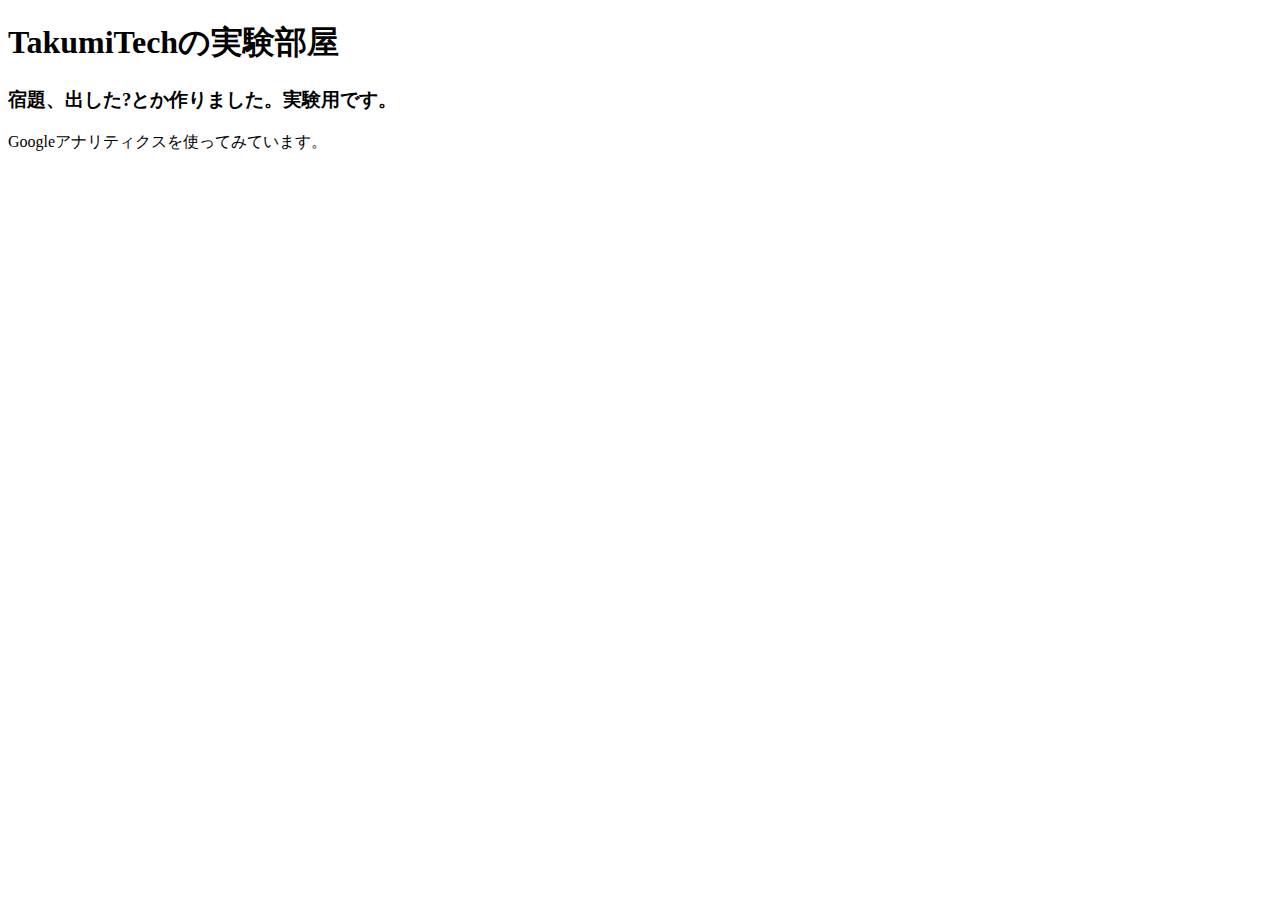
<file: index.html>
<!DOCTYPE html>
<html>
    <head>
        <title>TakumiTechの実験部屋</title>
    </head>
    <body>
        <h1>TakumiTechの実験部屋</h1>
        <h3>宿題、出した?とか作りました。実験用です。</h3>
        <p>Googleアナリティクスを使ってみています。</p>
        <!-- Google tag (gtag.js) -->
        <script async src="https://www.googletagmanager.com/gtag/js?id=G-Y509GZDG7M"></script>
        <script>
        window.dataLayer = window.dataLayer || [];
        function gtag(){dataLayer.push(arguments);}
        gtag('js', new Date());

        gtag('config', 'G-Y509GZDG7M');
        </script>
    </body>
</html>
</file>
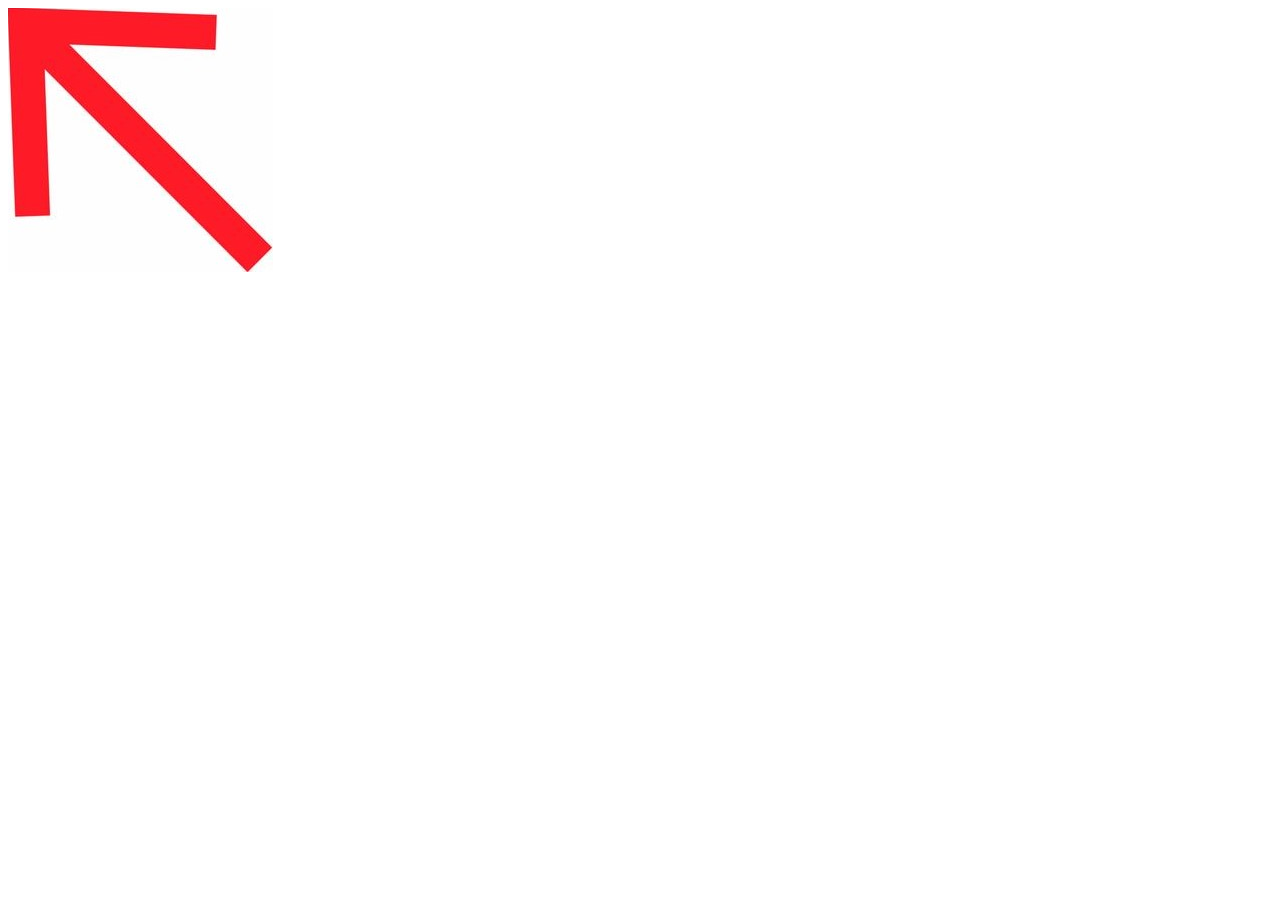
<file: curloc/index.html>
<!doctype html>
<html>
    <head>
        <meta charset="utf-8">
        <title>カーソルどこ</title>
    </head>
    <body>
        <img id="arrow" style="position:absolute;" src="arrow.jpg">
        <script>
                let arrow = document.getElementById("arrow");
                document.addEventListener('mousemove', logKey);

                function logKey(e) {
                    arrow.style.top=e.clientY.toString()+"px";
                    arrow.style.left=e.clientX.toString()+"px";
                }
        </script>
    </body>
</html>
</file>
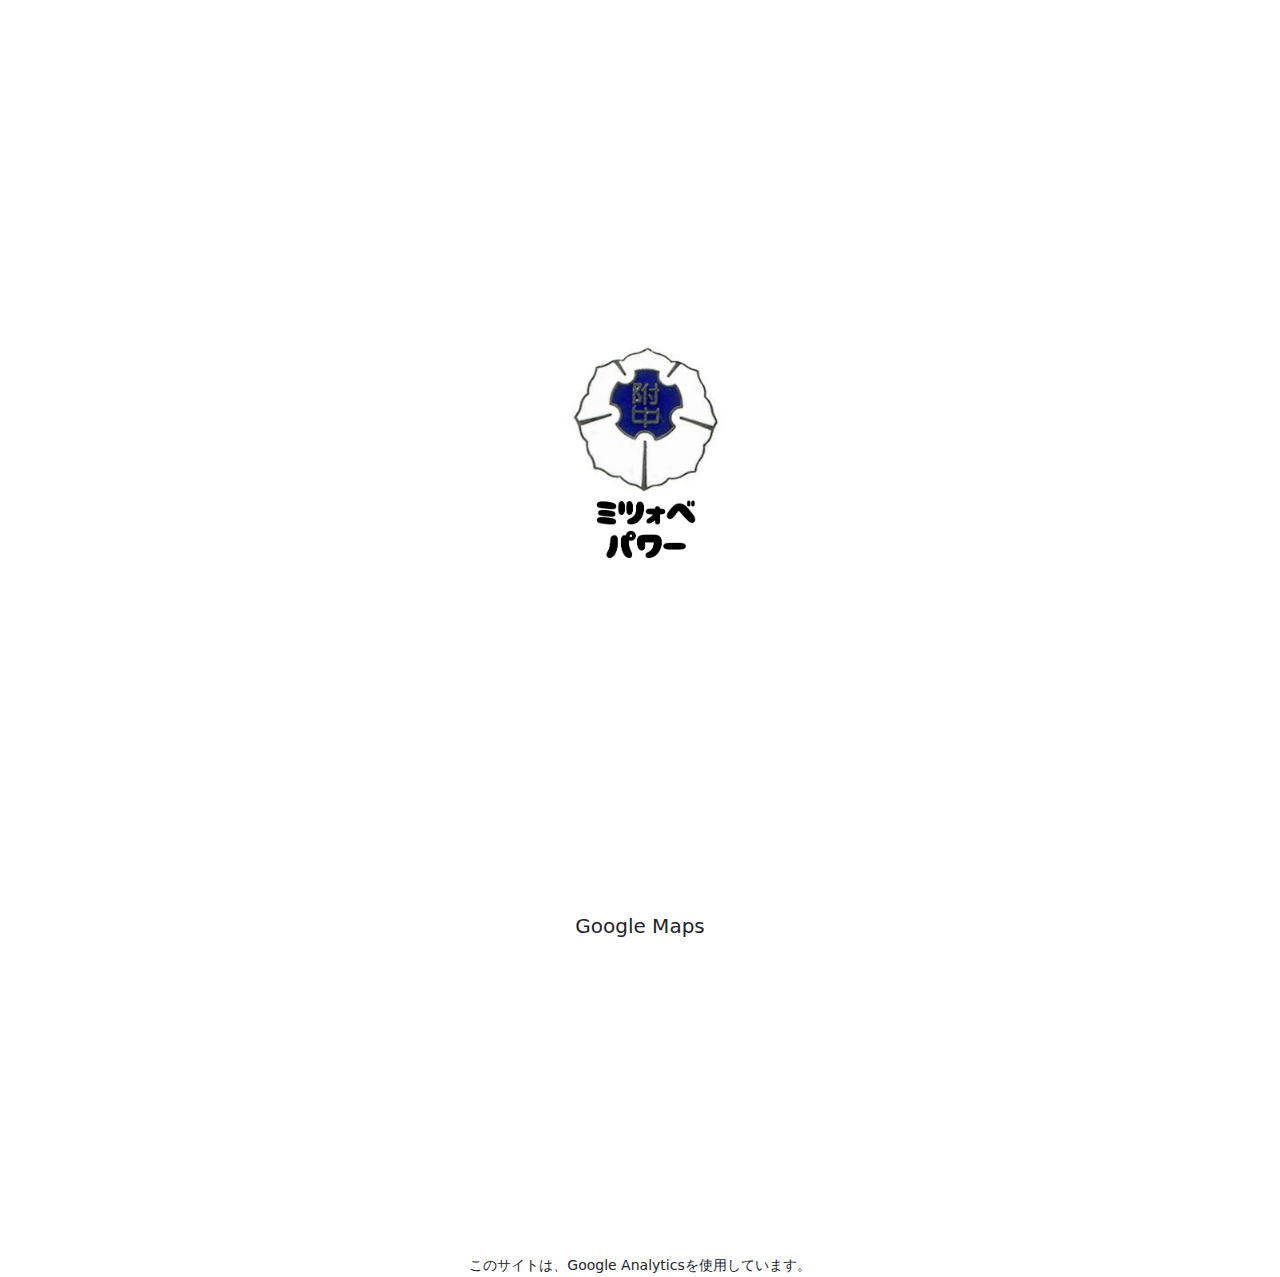
<file: momochu_kikoku_hp/index.html>
<!DOCTYPE html>
<!--
███    ███  ██████  ███    ███  ██████   ██████ ██   H█ ██    ██
████  ████ ██    ██ █M██  ████ ██    O█ ██      ██   ██ ██    ██
██ █M██ ██ ██    ██ ██ ████ ██ ██    ██ ██      ███████ ██    ██
██  ██  ██ ██    ██ ██  ██  ██ ██    ██ █C      ██   ██ ██    ██
██      ██  ███O███ ██      ██  ██████   ██████ ██   ██  █████U

  █1       ██   ██
████       ██   ██
  ██ █-█-█ ███████
  ██            █4
  ██            ██ ---------- 絶賛進化中 ---------->

<html style="height:100%;" lang="ja">
<head prefix="og: http://ogp.me/ns# fb: http://ogp.me/ns/fb# website: http://ogp.me/ns/website#">
    <meta charset="UTF-8">
    <meta name="viewport" content="width=device-width, initial-scale=1.0">
    <meta name="author" content="TakumiTech">
    <meta charset="utf-8">
    <meta name="generator" content="自作。全部手打ち。ソースコードを見ても無駄だよw">
    <meta name="robots" content="noindex,nofollow">
    <link href="https://cdn.jsdelivr.net/npm/bootstrap@5.0.2/dist/css/bootstrap.min.css" rel="stylesheet"="sha384-EVSTQN3/azprG1Anm3QDgpJLIm9Nao0Yz1ztcQTwFspd3yD65VohhpuuCOmLASjC" crossorigin="anonymous">
    <link rel="canonical" href="https://takumitech.github.io/momochu_kikoku_hp/">
    <title>桃山中1-4 ホームページ</title>
    <meta name="description" content="附属桃山中学校の1年4組のホームページです。このサイトでは、1の4や中学校の魅力などを伝えています。ぜひご覧ください!">
    <meta name="keywords" content="附属桃山中学校, 京都教育大学, 桃中, 桃山中, 中学校, 1の4, 1-4, 帰国学級, 帰国生徒学級, 帰国子女">
    <meta property="og:title" content="桃山中1-4 ホームページ">
    <meta property="og:description" content="附属桃山中学校の1年4組のホームページです。このサイトでは、1の4や中学校の魅力などを伝えています。ぜひご覧ください!">
    <meta property="og:type" content="website">
    <meta property="og:url" content="https://takumitech.github.io/momochu_kikoku_hp/">
    <meta property="og:site_name" content="桃山中1-4 ホームページ">
    <meta property="og:locale" content="ja_JP">
    <style>
        p{
            font-size:18px;
        }

        #spop{ /*OP消える*/
            width: 100%;
            height: 100%;
            position:fixed;
            top:0;
            left:0;
            right:0;
            bottom:0;
            margin: auto;
            background-color:#fff;
            z-index:99;
            -webkit-animation: byeShutter 2.3s forwards;
            animation: byeShutter 2.3s forwards;
        }
        #splogo { /*OPロゴ拡大*/
            position: absolute;
            width: 175px;
            top: 0;
            left: 0;
            right: 0;
            bottom: 0;
            margin: auto;
            -webkit-animation: logo 0.8s forwards;
            animation: logo 0.8s forwards;
            animation-delay: 0.3s;
        }
        @keyframes byeShutter {
            70% {
                opacity: 1;
            }
            100% {
                display: none;
                opacity: 0;
                z-index: -1;
            }
        }
        @keyframes logo {
            0% {
                opacity: 1;
            }
            
            50% {
                transform: rotate(0deg);     
            }
            100% {
                transform: scale(1.15);
            }
        }

        /*タブ切り替え全体*/
        .tabs {
            margin-top: 50px;
            padding-bottom: 40px;
            background-color: #fff;
            box-shadow: 0 0 10px rgba(0, 0, 0, 0.2);
            max-width: 100%;
            width: 700px;
            margin: 0 auto;
        }

        /*タブのスタイル*/
        .tab_item {
            width: calc(100%/3);
            height: 50px;
            border-bottom: 3px solid #4e59ed;
            background-color: #d9d9d9;
            line-height: 50px;
            font-size: 16px;
            text-align: center;
            color: #565656;
            display: block;
            float: left;
            text-align: center;
            font-weight: bold;
            transition: all 0.2s ease;
            cursor:pointer;
            overflow: hidden;
            text-overflow: ellipsis;
            white-space: nowrap;
        }
        .tab_item:hover {
            opacity: 0.75;
        }

        /*ラジオボタンを全て消す*/
        input[name="tab_item"] {
            display: none;
        }

        /*タブの中身*/
        .tab_content {
            display: none;
            padding: 40px 40px 0;
            clear: both;
        }


        /*選択されているタブのコンテンツのみを表示*/
        #choku:checked ~ #choku_content, #jr:checked ~ #jr_content, #chika:checked ~ #chika_content {
            display: block;
        }

        /*選択されているタブのスタイルを変える*/
        .tabs input:checked + .tab_item {
            background-color: #4e59ed;
            color: #fff;
        }

        .withinpagelink{
            padding-top: 60px;
            margin-top:-60px;
        }
    </style>
</head>
<body style="height:100%; scroll-behavior: smooth;">
    <!--splash logo-->
    <div id="spop">
        <img id="splogo" src="[data-uri]">
    </div>
    <div class="container-fluid p-5 bg-primary text-center text-white" style="background-image: url('https://www.kyokyo-u.ac.jp/huzoku/momochuu.JPG');background-size: cover;background-position:right center;"><!--top image-->
        <h2><small>京都教育大学</small>附属桃山中学校</h2>
        <h1>1の4 ホームページ</h1>
    </div>

    <!-- navbar -->
    <nav class="navbar navbar-expand-sm bg-light navbar-light sticky-top" style="z-index:1;">
        <div class="container-fluid">
            <ul class="navbar-nav">
                <a class="navbar-brand" href="#">1-4 HP</a> 
                <li class="nav-item active">
                    <a class="nav-link" href="https://momochu.kyokyo-u.ac.jp/" target="_blank">学校HPへ</a>
                </li>
                <li class="nav-item">
                    <a class="nav-link" href="#aboutschool">桃中とは</a>
                </li>
                <li class="nav-item">
                    <a class="nav-link" href="#kikoku_attract">帰国学級の魅力</a>
                </li>
                <li class="nav-item">
                    <a class="nav-link" href="#access">アクセス</a>
                </li>
                
            </ul>
        </div>
    </nav>
    <br>
    <div class="container text-center withinpagelink" id="aboutschool">
        <h3>京都教育大学附属桃山中学校とは?</h3>
        <p>附属桃山中学校は、京都市伏見区にある中学校。よく<b>付</b>属桃山中学校と間違えられますが、違います。</p>
        <p>この学校は、特徴として、自由度が高い学校です。例えば、コロナ前は、弁当を校内なら好きな場所で食べてもよかったのだとか。</p>
        <p>また、総合的な学習として「課題探究」（旧称: MET）があります。今年度（令和5年度）は、20種類のコースがあり、各自で選びます。課題探究では、全学年が共に、主体的に、課題解決型の学習を広げています。</p>
    </div>

    <div class="container text-center withinpagelink" id="kikoku_attract">
        <h3>附属桃山の帰国生徒学級の魅力</h3>
        <ul>
            <li>クラス全員が海外経験あるからこそできる話がある!</li>
            <li>日本があまり分からなくても、「日本語教室」が1週間に2回もある!</li>
            <li>少人数クラスだから圧倒的に発言しやすい!</li>
        </ul>
    </div>

    <div class="container text-center withinpagelink" id="access">
        <h3>アクセス</h3>
        <p>近鉄京都線「近鉄丹波橋駅」下車　徒歩約3分<br>京阪本線「丹波橋駅」下車　徒歩約4分</p>
        <div class="tabs">
            <input id="choku" type="radio" name="tab_item" checked>
            <label class="tab_item" for="choku">京阪・近鉄各駅から</label>
            <input id="jr" type="radio" name="tab_item">
            <label class="tab_item" for="jr">JR奈良線から</label>
            <input id="chika" type="radio" name="tab_item">
            <label class="tab_item" for="chika">京都市営地下鉄 烏丸線から</label>
            
            <div class="tab_content" id="choku_content">
                <div class="tab_content_description">
                    <p class="c-txtsp">「丹波橋駅」または「近鉄丹波橋駅」までお越しください</p>
                </div>
            </div>
            <div class="tab_content" id="jr_content">
                <div class="tab_content_description">
                    <p class="c-txtsp">JR奈良線からは東福寺駅で京阪電車に乗り換えてください。</p>
                </div>
            </div>
            <div class="tab_content" id="chika_content">
                <div class="tab_content_description">
                    <p class="c-txtsp">京阪三条駅で京阪電車に乗り換えるか、竹田駅で近鉄京都線に乗り換えてください。 </p>
              </div>
            </div>
        </div>
        <br>
        <h5>Google Maps</h5>
        <iframe src="https://www.google.com/maps/embed?pb=!1m18!1m12!1m3!1d6541.538025278034!2d135.76190515714723!3d34.937329603066004!2m3!1f0!2f0!3f0!3m2!1i1024!2i768!4f13.1!3m3!1m2!1s0x60010f99c2627f3b%3A0x2c39ae4dea6d71a2!2z5Lqs6YO95pWZ6IKy5aSn5a2m6ZmE5bGe5qGD5bGx5Lit5a2m5qCh!5e0!3m2!1sja!2sjp!4v1688630291038!5m2!1sja!2sjp" width="100%" height="300" style="border:0;" allow="fullscreen geolocation" loading="lazy" referrerpolicy="no-referrer-when-downgrade">Google Mapsを読み込み中です。</iframe>        
    </div>
    <div id="google_translate_element"></div>
    <script type="text/javascript">
        function googleTranslateElementInit() {
          new google.translate.TranslateElement({pageLanguage: 'ja', layout: google.translate.TranslateElement.InlineLayout.SIMPLE}, 'google_translate_element');
        }
    </script>
    <script type="text/javascript" src="https://translate.google.com/translate_a/element.js?cb=googleTranslateElementInit"></script>
    <div class="container text-center">
        <small>このサイトは、Google Analyticsを使用しています。</small>
        <script async src="https://www.googletagmanager.com/gtag/js?id=G-E9TDYMXWSV"></script>
        <script>
            window.dataLayer = window.dataLayer || [];
            function gtag(){dataLayer.push(arguments);}
            gtag('js', new Date());
            gtag('config', 'G-E9TDYMXWSV');
        </script>
    </div>
</body>
</html>
</file>
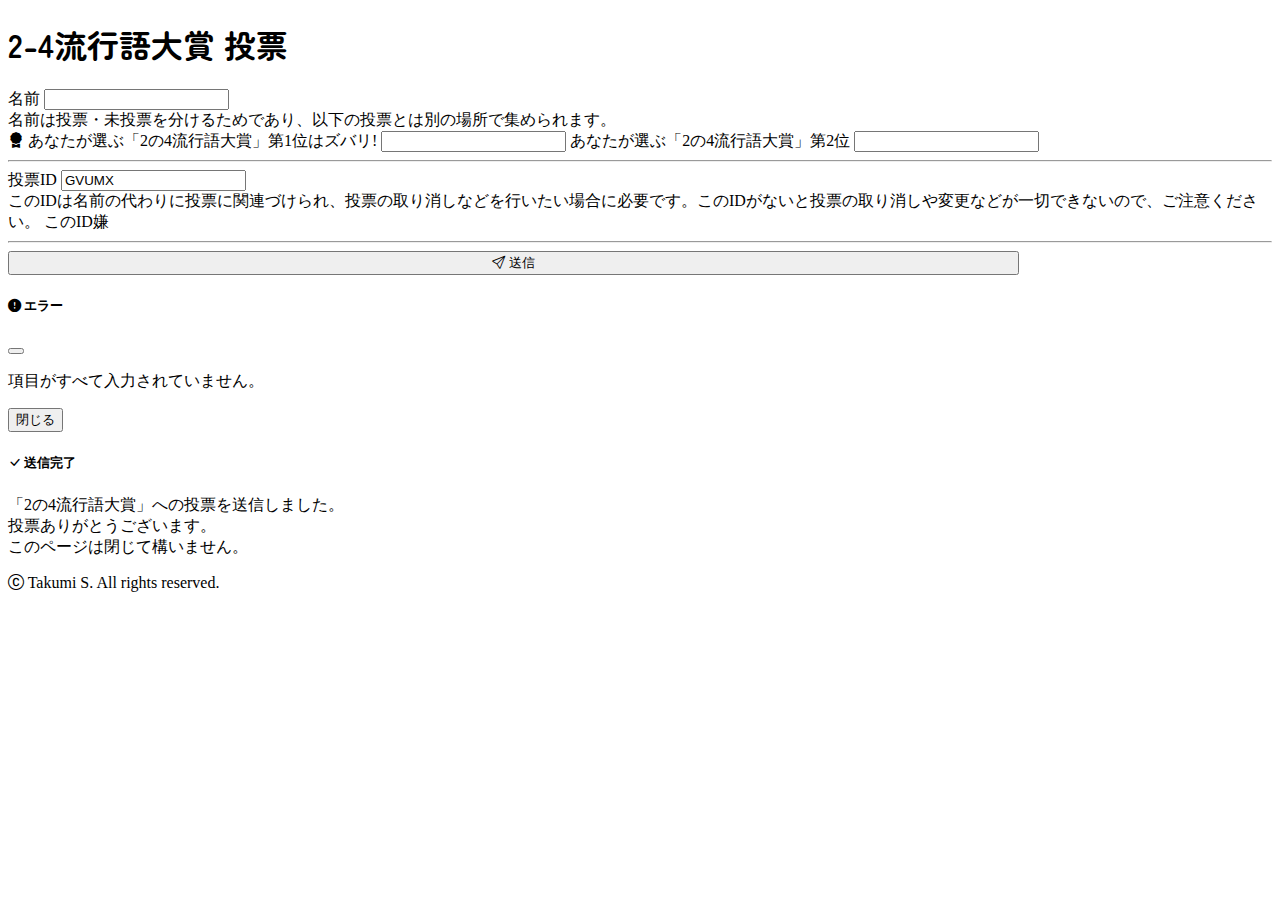
<file: momochu_kikoku_hp/2024ryukougo/index.html>
<!DOCTYPE html>
<html lang="ja">
    <head>
        <meta charset="utf-8">
        <meta name="robots" content="noindex,nofollow">
        <meta name="viewport" content="width=device-width, initial-scale=1">
        <meta name="author" content="Takumi S.">    
        <title>2-4流行語大賞 投票</title>
        <link rel="icon" href="favicon.png">
        <link href="https://cdn.jsdelivr.net/npm/bootstrap@5.3.0/dist/css/bootstrap.min.css" rel="stylesheet" integrity="sha384-9ndCyUaIbzAi2FUVXJi0CjmCapSmO7SnpJef0486qhLnuZ2cdeRhO02iuK6FUUVM" crossorigin="anonymous">
        <link rel="stylesheet" href="https://cdn.jsdelivr.net/npm/bootstrap-icons@1.10.5/font/bootstrap-icons.css">
        <script src="https://cdn.jsdelivr.net/npm/bootstrap@5.3.0/dist/js/bootstrap.bundle.min.js" integrity="sha384-geWF76RCwLtnZ8qwWowPQNguL3RmwHVBC9FhGdlKrxdiJJigb/j/68SIy3Te4Bkz" crossorigin="anonymous"></script>

        <link rel="preconnect" href="https://fonts.googleapis.com">
        <link rel="preconnect" href="https://fonts.gstatic.com" crossorigin>
        <link href="https://fonts.googleapis.com/css2?family=BIZ+UDPGothic:wght@700&family=Zen+Maru+Gothic:wght@700&display=swap" rel="stylesheet">
    </head>
    <body>
        <script>
            /*!
            * Color mode toggler for Bootstrap's docs (https://getbootstrap.com/)
            * Copyright 2011-2023 The Bootstrap Authors
            * Licensed under the Creative Commons Attribution 3.0 Unported License.
            */

            (() => {
            'use strict'

            const getStoredTheme = () => localStorage.getItem('theme')
            const setStoredTheme = theme => localStorage.setItem('theme', theme)

            const getPreferredTheme = () => {
                const storedTheme = getStoredTheme()
                if (storedTheme) {
                return storedTheme
                }

                return window.matchMedia('(prefers-color-scheme: dark)').matches ? 'dark' : 'light'
            }

            const setTheme = theme => {
                if (theme === 'auto' && window.matchMedia('(prefers-color-scheme: dark)').matches) {
                document.documentElement.setAttribute('data-bs-theme', 'dark')
                } else {
                document.documentElement.setAttribute('data-bs-theme', theme)
                }
            }

            setTheme(getPreferredTheme())

            const showActiveTheme = (theme, focus = false) => {
                const themeSwitcher = document.querySelector('#bd-theme')

                if (!themeSwitcher) {
                return
                }

                const themeSwitcherText = document.querySelector('#bd-theme-text')
                const activeThemeIcon = document.querySelector('.theme-icon-active use')
                const btnToActive = document.querySelector(`[data-bs-theme-value="${theme}"]`)
                const svgOfActiveBtn = btnToActive.querySelector('svg use').getAttribute('href')

                document.querySelectorAll('[data-bs-theme-value]').forEach(element => {
                element.classList.remove('active')
                element.setAttribute('aria-pressed', 'false')
                })

                btnToActive.classList.add('active')
                btnToActive.setAttribute('aria-pressed', 'true')
                activeThemeIcon.setAttribute('href', svgOfActiveBtn)
                const themeSwitcherLabel = `${themeSwitcherText.textContent} (${btnToActive.dataset.bsThemeValue})`
                themeSwitcher.setAttribute('aria-label', themeSwitcherLabel)

                if (focus) {
                themeSwitcher.focus()
                }
            }

            window.matchMedia('(prefers-color-scheme: dark)').addEventListener('change', () => {
                const storedTheme = getStoredTheme()
                if (storedTheme !== 'light' && storedTheme !== 'dark') {
                setTheme(getPreferredTheme())
                }
            })

            window.addEventListener('DOMContentLoaded', () => {
                showActiveTheme(getPreferredTheme())

                document.querySelectorAll('[data-bs-theme-value]')
                .forEach(toggle => {
                    toggle.addEventListener('click', () => {
                    const theme = toggle.getAttribute('data-bs-theme-value')
                    setStoredTheme(theme)
                    setTheme(theme)
                    showActiveTheme(theme, true)
                    })
                })
            })
            })()
        </script>
        <div class="container-fluid p-5 bg-primary text-white text-center">
            <h1 style="font-family: 'Zen Maru Gothic', serif;"><noscript>あなたのブラウザではJavaScriptがONじゃないから実際動かないけど見た目はあってる<br></noscript>2-4流行語大賞 投票</h1>
        </div>

        <div class="container pt-2 pb-3">
            <form action="https://docs.google.com/forms/u/0/d/e/1FAIpQLSf79swn7rOV3PqXtTVENr4wTmSJWtdL-jHkRp1xUGiS49bPFA/formResponse" method="POST" target="framea" id="namef">
            <label for="name" class="form-label">名前</label>
            <input name="entry.1973322955" type="text" class="form-control" id="name" aria-describedby="privacy" required aria-required="true">
            <div id="privacy" class="form-text">名前は投票・未投票を分けるためであり、以下の投票とは別の場所で集められます。</div>
            </form><form action="https://docs.google.com/forms/d/e/1FAIpQLSdofWh03Vhpx-otQNUcsV2XEpap7g25jjFlgyVoZy0Ddujhig/formResponse" method="POST" target="frameb" id="contentf">
            <label for="1" class="form-label"><i class="bi bi-award-fill"></i> あなたが選ぶ「2の4流行語大賞」第1位はズバリ!</label>
            <input name="entry.1573968799" type="text" class="form-control form-control-lg" id="1" required aria-required="true">

            <label for="2" class="form-label">あなたが選ぶ「2の4流行語大賞」第2位</label>
            <input name="entry.1004227216" type="text" class="form-control" id="2" aria-required="false">  
            <hr>
            <label for="id" class="form-label">投票ID</label>
            <input name="entry.225287804" type="text" class="form-control" id="id" required value="" aria-label="ID" readonly aria-describedby="aboutid">
            <div id="aboutid" class="form-text">このIDは名前の代わりに投票に関連づけられ、投票の取り消しなどを行いたい場合に必要です。このIDがないと投票の取り消しや変更などが一切できないので、ご注意ください。
            <a class="btn-link" onclick="changeid()" style="cursor:pointer;">このID嫌</a>
            </div>
            </form><hr>
            <button type="button" class="btn btn-primary mx-auto d-block" style="width:80%;" onclick="send()"><i class="bi bi-send"></i> 送信</button>
        </div>

        <div class="modal" tabindex="-1" id="norequire">
            <div class="modal-dialog">
              <div class="modal-content">
                <div class="modal-header">
                  <h5 class="modal-title"><i class="bi bi-exclamation-circle-fill"></i> エラー</h5>
                  <button type="button" class="btn-close" data-bs-dismiss="modal" aria-label="Close"></button>
                </div>
                <div class="modal-body">
                  <p>項目がすべて入力されていません。</p>
                </div>
                <div class="modal-footer">
                  <button type="button" class="btn btn-secondary" data-bs-dismiss="modal">閉じる</button>
                </div>
              </div>
            </div>
          </div>

        <div class="modal" tabindex="-1" id="sendmodal" data-bs-backdrop="static" data-bs-keyboard="false" aria-hidden="true">
            <div class="modal-dialog">
              <div class="modal-content">
                <div class="modal-header">
                  <h5 class="modal-title"><i class="bi bi-check-lg"></i> 送信完了</h5>
                </div>
                <div class="modal-body">
                  <p>「2の4流行語大賞」への投票を送信しました。<br>投票ありがとうございます。<br>このページは閉じて構いません。</p>
                </div>
              </div>
            </div>
          </div>
        

        <iframe name="framea" style="display:none;"></iframe>
        <iframe name="frameb" style="display:none;"></iframe>
        <script>
            function changeid(){
                var S="0123456789ABCDEFGHIJKLMNOPQRSTUVWXYZ0123456789"
                var N=5
                document.getElementById("id").value=Array.from(crypto.getRandomValues(new Uint8Array(N))).map((n)=>S[n%S.length]).join('')
            }
            changeid()
            function send(){
                if (document.getElementById("name").value==="" || document.getElementById("1").value==="" || document.getElementById("2").value==="" || document.getElementById("id").value==="") {
                    const myModal = new bootstrap.Modal(document.getElementById('norequire'));
                    myModal.show();
                } else {
                document.getElementById("namef").submit();
                document.getElementById("contentf").submit();
                const myModal = new bootstrap.Modal(document.getElementById('sendmodal'));
                myModal.show()
                }
            }
        </script>
        <div class="container pb-3"><i class="bi bi-c-circle"></i> Takumi S. All rights reserved.</div>
    </body>
</html>
</file>
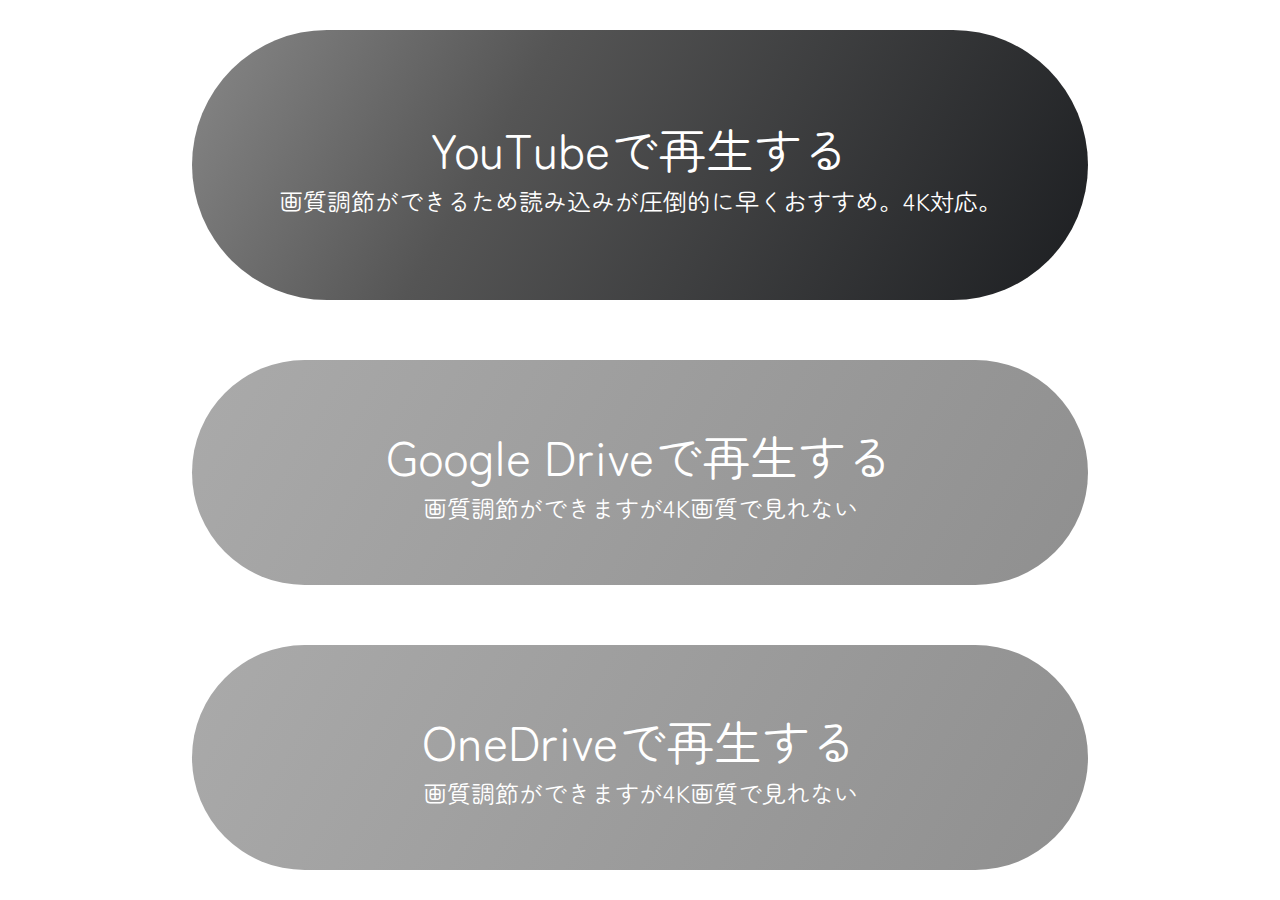
<file: momochu_kikoku_hp/r5thanks/index.html>
<!DOCTYPE html>
<html lang="ja">
<head>
    <title>溝部先生 1年間ありがとうございました</title>
    <link rel="stylesheet" href="index.css">
    <meta name="robots" content="noindex">
    <meta name="viewport" content="width=device-width, initial-scale=1">
    <link rel="preconnect" href="https://fonts.googleapis.com">
    <link rel="preconnect" href="https://fonts.gstatic.com" crossorigin>
    <link href="https://fonts.googleapis.com/css2?family=Zen+Maru+Gothic&display=swap" rel="stylesheet">
</head>
<body>
    <div id="container">
        <a href="https://youtu.be/8vTcG64OhD0" target="_blank" class="btn" style="height:30vh;background: rgb(136,136,136);background: linear-gradient(120deg, rgba(136,136,136,1) 0%, rgba(85,85,85,1) 35%, rgba(28,30,33,1) 100%);"><span>YouTubeで再生する</span><small id="long-1"></small></a>
        <a href="https://drive.google.com/file/d/1UM3B9VvZJbwth5US5Apl0dRt95KJfWWL/view?usp=drive_link" target="_blank" class="btn"><span>Google Driveで再生する</span><small id="long-2"></small></a>
        <a href="https://1drv.ms/v/s!AnGE6rdQEejlhNNs1PTca2zXE6ISVg?e=LQKrkp" target="_blank" class="btn"><span>OneDriveで再生する</span><small id="long-3"></small></a>
    </div>
</body>
</html>
</file>
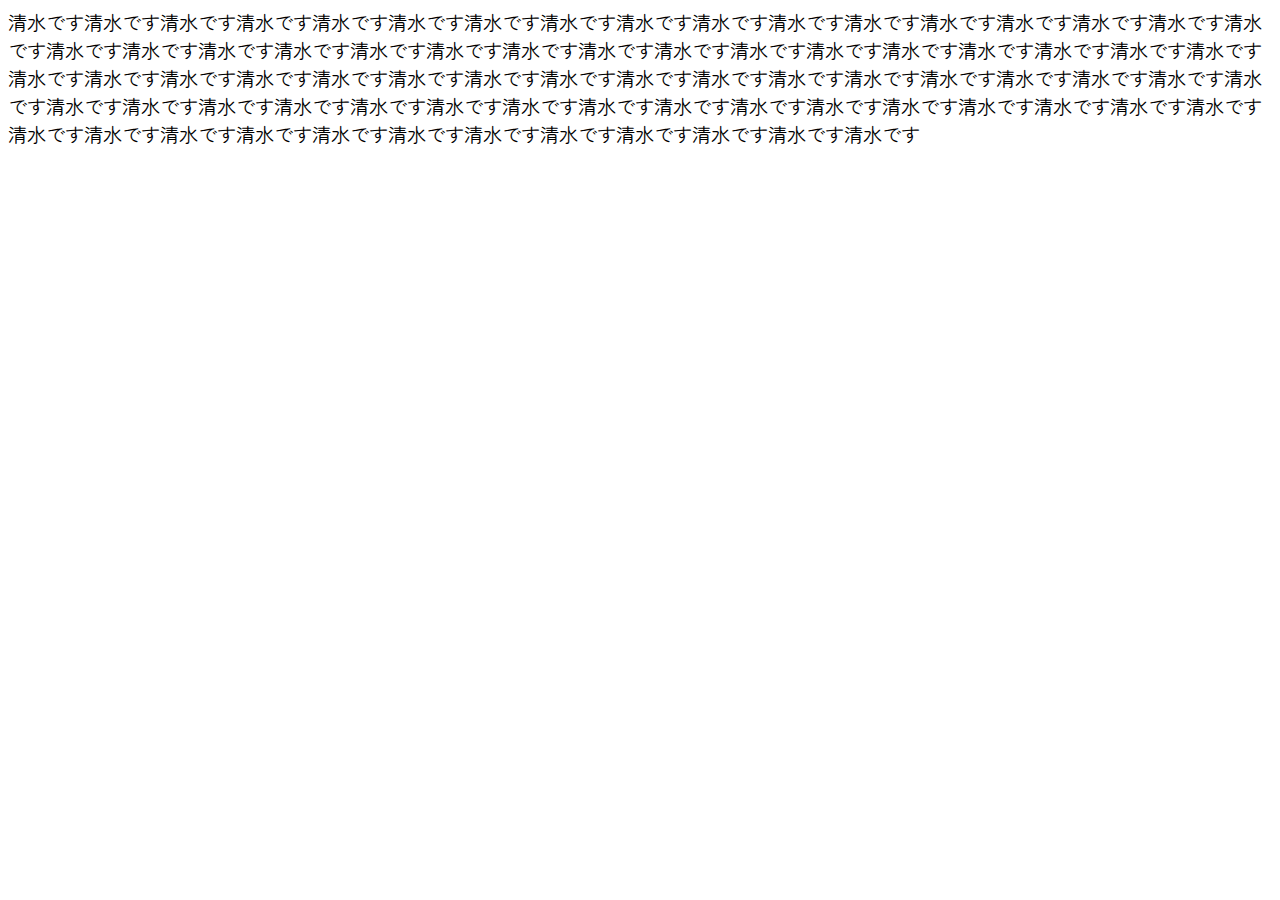
<file: name.html>
<!doctype html><link rel="preconnect" href="https://fonts.googleapis.com"><link rel="preconnect" href="https://fonts.gstatic.com" crossorigin><meta charset="utf-8"><meta name="viewport" content="width=device-width, initial-scale=1"><title>⠀</title><link href="https://fonts.googleapis.com/css2?family=Zen+Maru+Gothic&display=swap" rel="stylesheet"><body style="overflow:hidden"><div id="txt" style="font-family:'Zen Maru Gothic';font-size:1.2em"></div><script>function show(){document.getElementById("txt").innerHTML+="清水です";window.scroll(0,el.scrollHeight-el.clientHeight);document.getElementsByTagName("body")[0].style.minHeight=(document.getElementById("txt").scrollHeight+window.innerHeight*.2).toString()+"px"}const el=document.documentElement;setInterval(show,10)</script>
</file>
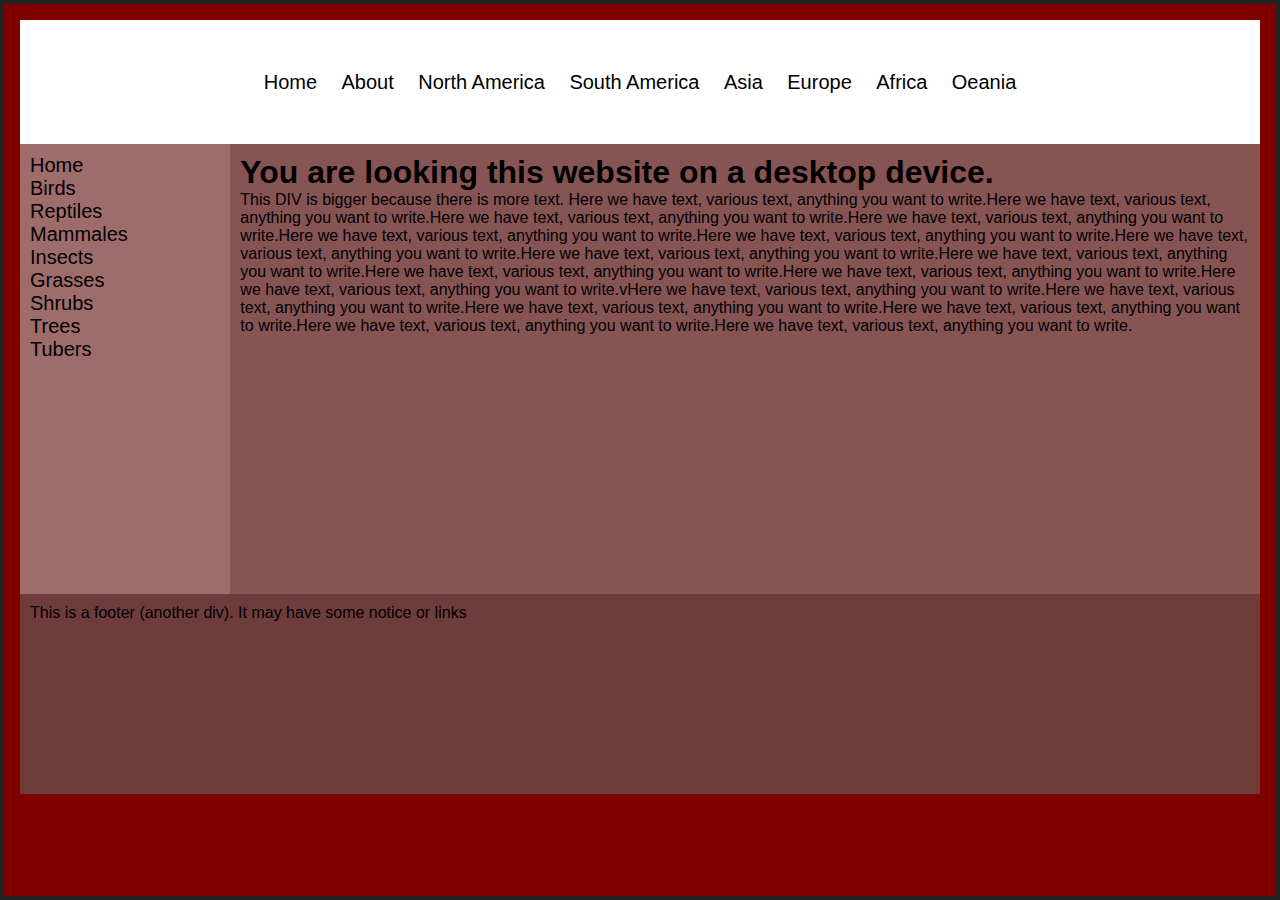
<file: responsive-dropdown.html>
<!DOCTYPE html> <!--html5 declaration-->
<!-- https://www.harley-davidson.com/us/en/products/bikes.html -->
<!-- we want to style our mobile menu like the above link -->
<html> 
	<head> 
        <meta charset="utf-8" /> 
        <title>Flora and Fauna of the World (RESPONSIVE)</title>
        <meta name="viewport" content="width=device-width, initial-scale=1.0">
	<meta name=”robots” content=”noindex” />
    	<style>
    	
    	/* ------------------- global styles ------------------------*/
    	* {
    		margin: 0; padding: 0; border: 0; box-sizing: border-box;
    	} /* kill browser defaults */
    	
    	body {
    		font-family: arial,verdana;
    	}
    	
    	#container {
    		min-height: 100vh;
    		width: 100%;
    		margin: 0 auto;
    		padding: 1em;
    		border: 4px solid #222;
    	}
    	
    	nav {
			background-color: white;
    		text-align: center;
    		padding: 2rem;
    	}

		a,label{
			text-decoration: none;
			font-size:20px;
		}

		.maincontent{
			width:100%;
		}


		nav ul {
            padding: 0;
            margin: 0;
            list-style: none;
            position: relative;
        }

        nav a ,label{
            padding:0 10px; 
            font-size: 20px;
            line-height: 60px;
            text-decoration:none;
        }

		nav a:hover , nav label:hover{
            background-color: rgba(30,30,30,.9); 
        }
        
        nav ul ul{
        background-color: rgb(30,30,30);
        }

		nav ul ul li {
           display:list-item;
		   padding:10px;
        }

		nav ul ul a:hover{
			background-color: rgb(40,40,40);
		}

		#hamchk,#chk1{
			display:none;
		}
		
		.navlink{
			text-align:left;
			color:black;
		}

    	/* ------------------- phone styles ------------------------*/
    	
    	@media screen and (min-width: 350px) {
    	
    		body {
    		    background-color: yellowgreen;

    		}
    		
    		nav{
    			display:none;
				width:80%;
				height:100%;
				position: fixed;
				left:0;
				top:0;
    		}
    		
    		nav ul li{
    			display:block;
    			padding:0;
    		}
    		
    		nav ul li ul{
    			display:none;
    			width:100%;
    		}
    		
    		nav ul li:hover>ul,nav ul li ul:hover{
    		display:block;
    		}
    		
    		h1 span::after {
    			content: "phone device.";
    		
    		}
    		
    		header {
    			background-color: rgba(220,220,220,.6);
    		
    		}

    		.sidebar {
    			min-height: 70px;
    			background-color: rgba(180,180,180,.6);    		
				padding:10px;
    		}

    		.maincontent {
    			min-height: 450px;
    			background-color: rgba(140,140,140,.6);    		
				padding:10px;
    		}
    		
    		footer {
    			min-height: 200px;
    			background-color: rgba(100,100,100,.6);
				padding:10px;
    		}
    		    
    		.menuico{
    			display:block;
    			position:absolute;
    			top:23px;
    			right:25px;
    		}
    		
    		#hamchk:checked~nav{
    			display:block;
    		}

			#chk1:checked+.drop1{
				display:block;
			}

			#chk1:not(:checked)+.drop1{
				display:none;
			}

			.drop .navlink{
				color:white !important ; 
			}
			.drop1{
				position:fixed;
				height:100%;
				width:80%;
				left:0;
				top:0;
			}

			.clsico{
				position: absolute;
				top:12px;
				right:12px;
			}

			.drpclsico{
				position: absolute;
				top:12px;
				left:12px;
			}
    	}
    	
		/* ------------------- tablet styles1 ------------------------*/

		@media screen and (min-width: 900px) {
			body {
				background-color: sandybrown;
			}

			h1 span::after {
    			content: "tablet device.";
    		}

			.maincontainer {
				display: flex; /* containter property that changes w viewport width */
				flex-direction: row; /* like inline-block */
			}
			 .sidebar {
				flex: 0 1 250px; /* grow shrink width */
			}

			main {
				flex: 1 0 auto;    		
		
			}

			.maincontent{
				position: relative;
				top:60px;	
		   }

		   .sidebar{
				position: relative;
				top:60px;	
		   }
		   
		   footer{
			position:relative;
			top:60px;
		   }
		}

		/* ------------------- desktop styles ------------------------*/
    	
    	@media screen and (min-width: 1024px) {
		
			body {
    		    background-color: maroon;

    		}
    		
    		h1 span::after {
    			content: "desktop device.";
    		}
    		
    		nav{
    			display:block;
    		}

			nav ul li {
				display:inline;
			}
		
			.menuico{
			    display:none;
		   }

		   .maincontent {
			position:static;
		   }

		   /* nav */
		   nav{
   				display:block;
				position:static;
				height:100%;
				width:100%;
				overflow-x: scroll;
   			}

			.sidebar{
				position:static;
			}

			footer{
				position:static;
			}
    	
    		nav ul ul {
            	display: none;
            	position: absolute;
            	top: 60px;
        	}
        	
        	header{
        		min-height: 120px;
        	}
			
			nav ul li:hover > ul {
            	display:inline;
        	}

			.smonly{
				display:none;
			}

			.drop{
				top:100px;
			}

			.drop1{
				width:300px;
				height: 400px;
				left:400px;
			}
		}
    	
    	

    	/* more width so could add another column etc for desktop width styling */
    	</style>
    
    </head>
    
	<body>
    
    	<div id="container">
    		<header>
				<input type="checkbox" id="hamchk">
				<label for="hamchk" class="menuico">
    				<svg width="50px" height="50px" viewBox="0 0 24 24" fill="none" xmlns="http://www.w3.org/2000/svg" class="hamico">
						<path fill-rule="evenodd" clip-rule="evenodd" d="M2 7a1 1 0 0 1 1-1h18a1 1 0 1 1 0 2H3a1 1 0 0 1-1-1zm0 5a1 1 0 0 1 1-1h18a1 1 0 1 1 0 2H3a1 1 0 0 1-1-1zm1 4a1 1 0 1 0 0 2h18a1 1 0 1 0 0-2H3z" fill="#000000"/>
					</svg>
				</label>
				<nav style="z-index:1;">
					<label for="hamchk" class="clsico smonly" style="z-index:2;">
						<svg fill="#000000" height="40px" width="40px" version="1.1" xmlns="http://www.w3.org/2000/svg" xmlns:xlink="http://www.w3.org/1999/xlink" viewBox="0 0 460.775 460.775" xml:space="preserve" class="clsico" style="z-index:2;">
						<path d="M285.08,230.397L456.218,59.27c6.076-6.077,6.076-15.911,0-21.986L423.511,4.565c-2.913-2.911-6.866-4.55-10.992-4.55
							c-4.127,0-8.08,1.639-10.993,4.55l-171.138,171.14L59.25,4.565c-2.913-2.911-6.866-4.55-10.993-4.55
							c-4.126,0-8.08,1.639-10.992,4.55L4.558,37.284c-6.077,6.075-6.077,15.909,0,21.986l171.138,171.128L4.575,401.505
							c-6.074,6.077-6.074,15.911,0,21.986l32.709,32.719c2.911,2.911,6.865,4.55,10.992,4.55c4.127,0,8.08-1.639,10.994-4.55
							l171.117-171.12l171.118,171.12c2.913,2.911,6.866,4.55,10.993,4.55c4.128,0,8.081-1.639,10.992-4.55l32.709-32.719
							c6.074-6.075,6.074-15.909,0-21.986L285.08,230.397z"/>
						</svg>
					</label>
					<ul>
						<li><a class="navlink" href="/">Home</a></li>
						<li>
							<label class="navlink" for="chk1">About</label>
							<input type="checkbox" id="chk1">
							<ul class="drop drop1">
								<label for="chk1" class="drpclsico smonly" style="z-index:3;">
									<svg style="z-index:3;" fill="#ffffff" version="1.1" baseProfile="tiny" id="Layer_1" xmlns:x="&ns_extend;" xmlns:i="&ns_ai;" xmlns:graph="&ns_graphs;" xmlns="http://www.w3.org/2000/svg" xmlns:xlink="http://www.w3.org/1999/xlink" xmlns:a="http://ns.adobe.com/AdobeSVGViewerExtensions/3.0/"width="40px" height="40px" viewBox="0 0 42 42" xml:space="preserve">
							   			<polygon fill-rule="evenodd" points="31,38.32 13.391,21 31,3.68 28.279,1 8,21.01 28.279,41 "/>
							   		</svg>
								</label>
								<li><a class="navlink" href="/about.html"><b>About</b></a></li>
								<li><a class="navlink" href="/about.html#whatisit">What is this website?</a></li>
								<li><a class="navlink" href="/about.html#howto">How to use it</a></li>
								<li><a href="#" class="navlink"><label for="chk1">Close</label></a></li>
							</ul>
						</li>
						<li><a class="navlink" href="/namerica.html">North America</a></li>
						<li><a class="navlink" href="/samerica.html">South America</a></li>
						<li><a class="navlink" href="/asia.html">Asia</a></li>
						<li><a class="navlink" href="/europe.html">Europe</a></li>
						<li><a class="navlink" href="/africa.html">Africa</a></li>
						<li><a class="navlink" href="/oeania.html">Oeania</a></li>
					</ul>
				</nav>
    		</header>
    		<div class="maincontainer">
    			<div class="sidebar">
					<a class="navlink" href="/">Home</a><br>
					<a class="navlink" href="/birds.html">Birds</a><br>
					<a class="navlink" href="/reptiles.html">Reptiles</a><br>
					<a class="navlink" href="/mammales.html">Mammales</a><br>
					<a class="navlink" href="/insects.html">Insects</a><br>
					<a class="navlink" href="/grasses.html">Grasses</a><br>
					<a class="navlink" href="/shrubs.html">Shrubs</a><br>
					<a class="navlink" href="/trees.html">Trees</a><br>
					<a class="navlink" href="/tubers.html">Tubers</a><br>
				</div>
    		
    			<div class="maincontent">
					<h1><span>You are looking this website on a </span></h1>
    				<p><span>This DIV is bigger because there is more text. Here we have text, various text, anything you want to write.Here we have text, various text, anything you want to write.Here we have text, various text, anything you want to write.Here we have text, various text, anything you want to write.Here we have text, various text, anything you want to write.Here we have text, various text, anything you want to write.Here we have text, various text, anything you want to write.Here we have text, various text, anything you want to write.Here we have text, various text, anything you want to write.Here we have text, various text, anything you want to write.Here we have text, various text, anything you want to write.Here we have text, various text, anything you want to write.vHere we have text, various text, anything you want to write.Here we have text, various text, anything you want to write.Here we have text, various text, anything you want to write.Here we have text, various text, anything you want to write.Here we have text, various text, anything you want to write.Here we have text, various text, anything you want to write.</span></p> 			
				</div>
			</div> 
			   			
			<footer>
    				<span>This is a footer (another div). It may have some notice or links</span>		
    		</footer>
    	</div> <!-- end of body container -->
    </body>    
</html>
</file>
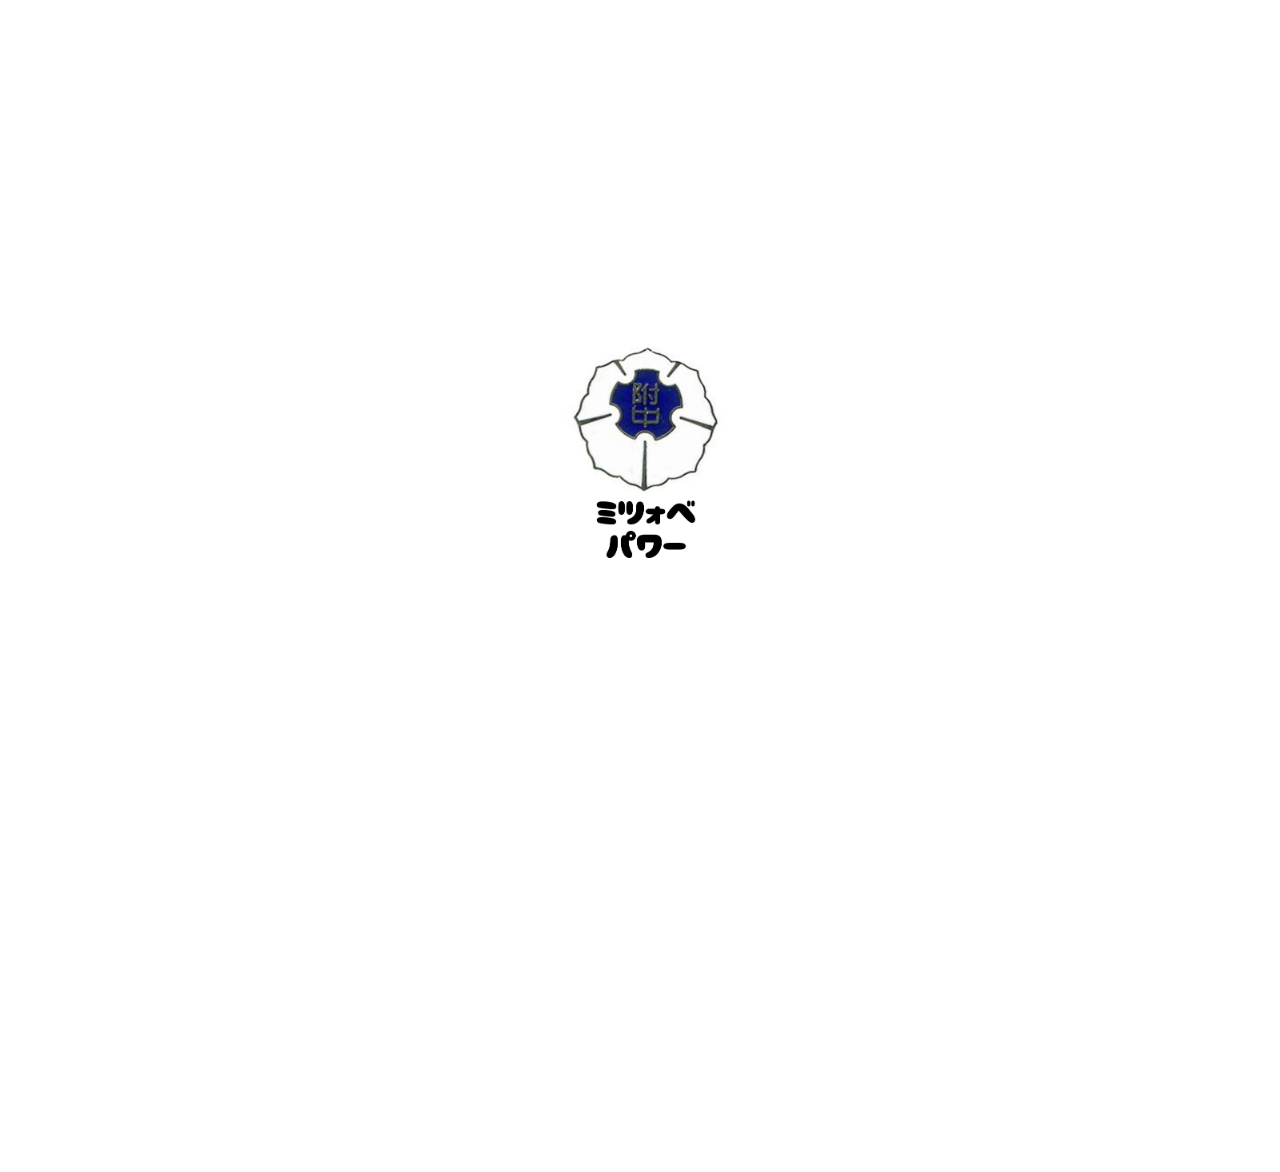
<file: school/1-4HP.html>
<!DOCTYPE html>
<!--
███    ███  ██████  ███    ███  ██████   ██████ ██   ██ ██    ██
████  ████ ██    ██ ████  ████ ██    ██ ██      ██   ██ ██    ██
██ ████ ██ ██    ██ ██ ████ ██ ██    ██ ██      ███████ ██    ██
██  ██  ██ ██    ██ ██  ██  ██ ██    ██ ██      ██   ██ ██    ██
██      ██  ██████  ██      ██  ██████   ██████ ██   ██  ██████

  ██       ██   ██
████       ██   ██
  ██ █████ ███████
  ██            ██
  ██            ██ ---------- 絶賛進化中 ---------->
<html style="height:100%;">
<head>
    <meta charset="UTF-8">
    <meta name="viewport" content="width=device-width, initial-scale=1.0">
    <meta name="author" content="TakumiTech">
    <meta name="generator" content="自作。全部手打ち。ソースコードを見ても無駄だよw">
    <link href="https://cdn.jsdelivr.net/npm/bootstrap@5.0.2/dist/css/bootstrap.min.css" rel="stylesheet" integrity="sha384-EVSTQN3/azprG1Anm3QDgpJLIm9Nao0Yz1ztcQTwFspd3yD65VohhpuuCOmLASjC" crossorigin="anonymous">
    <title>桃中1-4 ホームページ</title>
    <style>
        p{
            font-size:18px;
        }

        #spop{ /*OP消える*/
            width: 100%;
            height: 100%;
            position:fixed;
            top:0;
            left:0;
            right:0;
            bottom:0;
            margin: auto;
            background-color:#fff;
            z-index:99;
            -webkit-animation: byeShutter 2.3s forwards;
            animation: byeShutter 2.3s forwards;
        }
        #splogo { /*OPロゴ拡大*/
            position: absolute;
            width: 175px;
            top: 0;
            left: 0;
            right: 0;
            bottom: 0;
            margin: auto;
            -webkit-animation: logo 0.8s forwards;
            animation: logo 0.8s forwards;
            animation-delay: 0.3s;
        }
        @keyframes byeShutter {
            70% {
                opacity: 1;
            }
            100% {
                display: none;
                opacity: 0;
                z-index: -1;
            }
        }
        @keyframes logo {
            0% {
                opacity: 1;
            }
            
            50% {
                transform: rotate(0deg);     
            }
            100% {
                transform: scale(1.15);
            }
        }

        /*タブ切り替え全体*/
        .tabs {
            margin-top: 50px;
            padding-bottom: 40px;
            background-color: #fff;
            box-shadow: 0 0 10px rgba(0, 0, 0, 0.2);
            max-width: 100%;
            width: 700px;
            margin: 0 auto;
        }

        /*タブのスタイル*/
        .tab_item {
            width: calc(100%/3);
            height: 50px;
            border-bottom: 3px solid #4e59ed;
            background-color: #d9d9d9;
            line-height: 50px;
            font-size: 16px;
            text-align: center;
            color: #565656;
            display: block;
            float: left;
            text-align: center;
            font-weight: bold;
            transition: all 0.2s ease;
            cursor:pointer;
            overflow: hidden;
            text-overflow: ellipsis;
            white-space: nowrap;
        }
        .tab_item:hover {
            opacity: 0.75;
        }

        /*ラジオボタンを全て消す*/
        input[name="tab_item"] {
            display: none;
        }

        /*タブの中身*/
        .tab_content {
            display: none;
            padding: 40px 40px 0;
            clear: both;
        }


        /*選択されているタブのコンテンツのみを表示*/
        #choku:checked ~ #choku_content, #jr:checked ~ #jr_content, #chika:checked ~ #chika_content {
            display: block;
        }

        /*選択されているタブのスタイルを変える*/
        .tabs input:checked + .tab_item {
            background-color: #4e59ed;
            color: #fff;
        }

        .withinpagelink{
            padding-top: 60px;
            margin-top:-60px;
        }
    </style>
</head>
<body style="height:100%; scroll-behavior: smooth;">
    <!--splash logo-->
    <div id="spop">
        <img id="splogo" src="[data-uri]">
    </div>
    <div class="container-fluid p-5 bg-primary text-center text-white" style="background-image: url('https://www.kyokyo-u.ac.jp/huzoku/momochuu.JPG');background-size: cover;background-position:right center;"><!--top image-->
        <h2><small>京都教育大学</small>附属桃山中学校</h2>
        <h1>1の4 ホームページ</h1>
    </div>

    <!-- navbar -->
    <nav class="navbar navbar-expand-sm bg-light navbar-light sticky-top" style="z-index:1;">
        <div class="container-fluid">
            <ul class="navbar-nav">
                <a class="navbar-brand" href="#">1-4 HP</a> 
                <li class="nav-item active">
                    <a class="nav-link" href="https://momochu.kyokyo-u.ac.jp/" target="_blank">学校HPへ</a>
                </li>
                <li class="nav-item">
                    <a class="nav-link" href="#aboutschool">桃中とは</a>
                </li>
                <li class="nav-item">
                    <a class="nav-link" href="#access">アクセス</a>
                </li>
                
            </ul>
        </div>
    </nav>
    <br>
    <div class="container text-center withinpagelink" id="aboutschool">
        <h3>京都教育大学附属桃山中学校とは?</h3>
        <p>附属桃山中学校は、京都市伏見区にある中学校。よく<b>付</b>属桃山中学校と間違えられますが、違います。</p>
        <p>この学校は、特徴として、自由度が高い学校です。例えば、コロナ前は、弁当を校内なら好きな場所で食べてもよかったのだとか。</p>
        <p>また、総合的な学習として「課題探究」（旧称: MET）があります。今年度（令和5年度）は、20種類のコースがあり、各自で選びます。課題探究では、全学年が共に、主体的に、課題解決型の学習を広げています。</p>
    </div>

    <div class="container text-center withinpagelink" id="access">
        <h3>アクセス</h3>
        <p>近鉄京都線「近鉄丹波橋駅」下車　徒歩約3分<br>京阪本線「丹波橋駅」下車　徒歩約4分</p>
        <div class="tabs">
            <input id="choku" type="radio" name="tab_item" checked>
            <label class="tab_item" for="choku">京阪・近鉄各駅から</label>
            <input id="jr" type="radio" name="tab_item">
            <label class="tab_item" for="jr">JR奈良線から</label>
            <input id="chika" type="radio" name="tab_item">
            <label class="tab_item" for="chika">京都市営地下鉄 烏丸線から</label>
            
            <div class="tab_content" id="choku_content">
                <div class="tab_content_description">
                    <p class="c-txtsp">「丹波橋駅」または「近鉄丹波橋駅」までお越しください</p>
                </div>
            </div>
            <div class="tab_content" id="jr_content">
                <div class="tab_content_description">
                    <p class="c-txtsp">JR奈良線からは東福寺駅で京阪電車に乗り換えてください。</p>
                </div>
            </div>
            <div class="tab_content" id="chika_content">
                <div class="tab_content_description">
                    <p class="c-txtsp">京阪三条駅で京阪電車に乗り換えるか、竹田駅で近鉄京都線に乗り換えてください。 </p>
              </div>
            </div>
        </div>
        <br>
        <h5>Google Maps</h5>
        <iframe src="https://www.google.com/maps/embed?pb=!1m18!1m12!1m3!1d6541.538025278034!2d135.76190515714723!3d34.937329603066004!2m3!1f0!2f0!3f0!3m2!1i1024!2i768!4f13.1!3m3!1m2!1s0x60010f99c2627f3b%3A0x2c39ae4dea6d71a2!2z5Lqs6YO95pWZ6IKy5aSn5a2m6ZmE5bGe5qGD5bGx5Lit5a2m5qCh!5e0!3m2!1sja!2sjp!4v1688630291038!5m2!1sja!2sjp" width="100%" height="300" style="border:0;" allow="fullscreen geolocation" loading="lazy" referrerpolicy="no-referrer-when-downgrade">Google Mapsを読み込み中です。</iframe>
    </div>
</body>
</html>
</file>
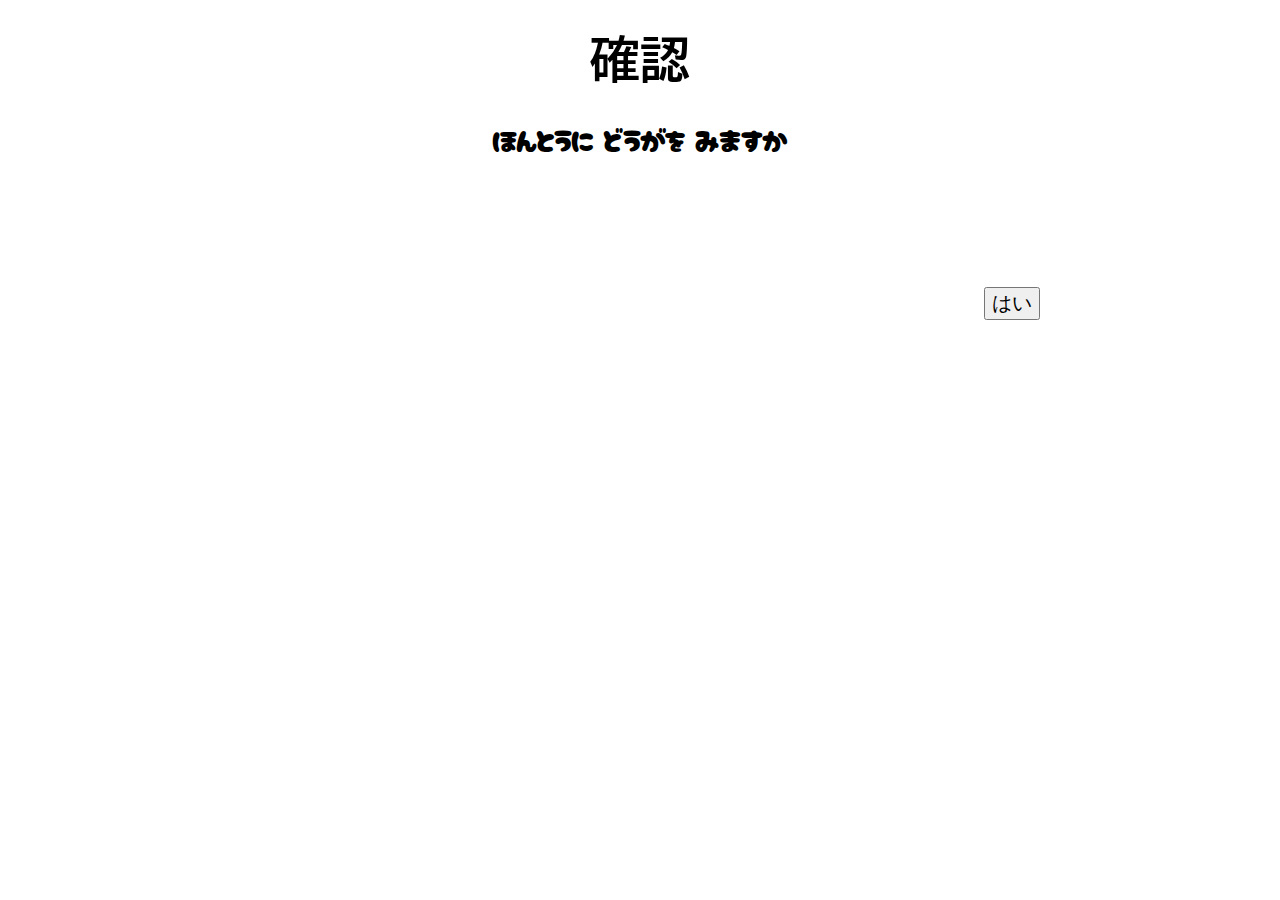
<file: momochu_kikoku_hp/2023-summer-hira/watch.html>
<!doctype html>
<html>
  <head>
    <meta charset="utf-8">
    <title>ひらパー振り返り動画の視聴</title>
    <meta name="robots" content="none">
    <meta name="viewport" content="width=device-width,initial-scale=1">
    <link rel="preconnect" href="https://fonts.googleapis.com">
    <link rel="preconnect" href="https://fonts.gstatic.com" crossorigin>
    <link href="https://fonts.googleapis.com/css2?family=BIZ+UDPGothic:wght@700&family=Cherry+Bomb+One&display=swap" rel="stylesheet">
  </head>
  <body>
    <h1 style="font-family: 'BIZ UDPGothic', sans-serif; text-align:center; font-size:50px;">確認</h1>
    <p style="font-family: 'Cherry Bomb One', cursive; text-align:center; font-size:30px;">ほんとうに どうがを みますか</p>
    <a href="https://youtu.be/2OnGOqsP0Q8" id="lnk" style="position:absolute;"><button style="font-size:20px;">はい</button></a>
    <script>
      function animate(){
        console.log("animating")
        document.getElementById("lnk").style.top=(Math.random() * window.outerHeight).toString()+"px";
        document.getElementById("lnk").style.left=(Math.random() * window.outerWidth).toString()+"px";
      }
      setInterval(animate,500)
    </script>
  </body>
</html>
</file>
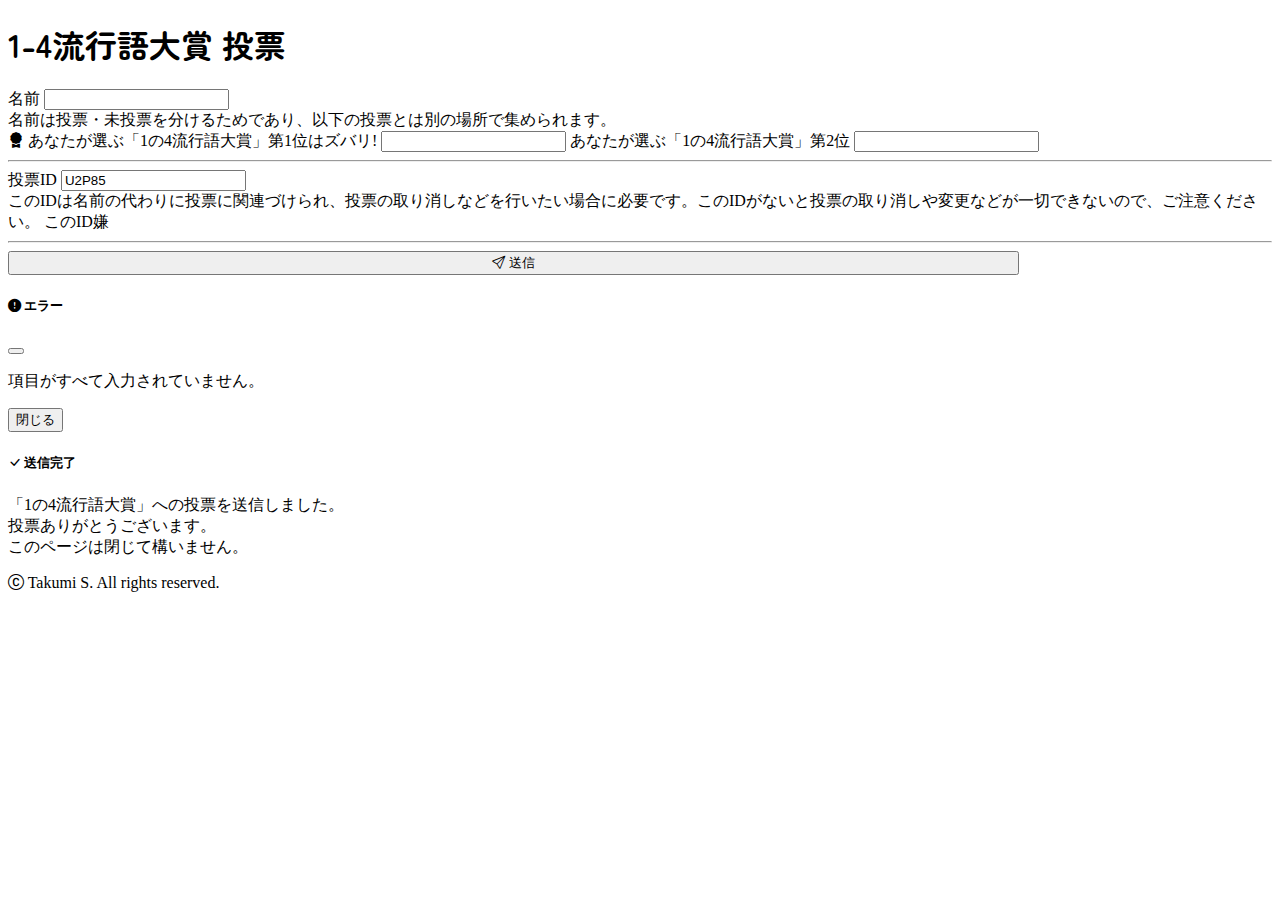
<file: momochu_kikoku_hp/2023ryukougo/vote.html>
<!DOCTYPE html>
<html lang="ja">
    <head>
        <meta charset="utf-8">
        <meta name="robots" content="noindex,nofollow">
        <meta name="viewport" content="width=device-width, initial-scale=1">
        <meta name="author" content="Takumi S.">    
        <title>1-4流行語大賞 投票</title>
        <link rel="icon" href="favicon.png">
        <link href="https://cdn.jsdelivr.net/npm/bootstrap@5.3.0/dist/css/bootstrap.min.css" rel="stylesheet" integrity="sha384-9ndCyUaIbzAi2FUVXJi0CjmCapSmO7SnpJef0486qhLnuZ2cdeRhO02iuK6FUUVM" crossorigin="anonymous">
        <link rel="stylesheet" href="https://cdn.jsdelivr.net/npm/bootstrap-icons@1.10.5/font/bootstrap-icons.css">
        <script src="https://cdn.jsdelivr.net/npm/bootstrap@5.3.0/dist/js/bootstrap.bundle.min.js" integrity="sha384-geWF76RCwLtnZ8qwWowPQNguL3RmwHVBC9FhGdlKrxdiJJigb/j/68SIy3Te4Bkz" crossorigin="anonymous"></script>

        <link rel="preconnect" href="https://fonts.googleapis.com">
        <link rel="preconnect" href="https://fonts.gstatic.com" crossorigin>
        <link href="https://fonts.googleapis.com/css2?family=BIZ+UDPGothic:wght@700&family=Zen+Maru+Gothic:wght@700&display=swap" rel="stylesheet">
    </head>
    <body>
        <script>
            /*!
            * Color mode toggler for Bootstrap's docs (https://getbootstrap.com/)
            * Copyright 2011-2023 The Bootstrap Authors
            * Licensed under the Creative Commons Attribution 3.0 Unported License.
            */

            (() => {
            'use strict'

            const getStoredTheme = () => localStorage.getItem('theme')
            const setStoredTheme = theme => localStorage.setItem('theme', theme)

            const getPreferredTheme = () => {
                const storedTheme = getStoredTheme()
                if (storedTheme) {
                return storedTheme
                }

                return window.matchMedia('(prefers-color-scheme: dark)').matches ? 'dark' : 'light'
            }

            const setTheme = theme => {
                if (theme === 'auto' && window.matchMedia('(prefers-color-scheme: dark)').matches) {
                document.documentElement.setAttribute('data-bs-theme', 'dark')
                } else {
                document.documentElement.setAttribute('data-bs-theme', theme)
                }
            }

            setTheme(getPreferredTheme())

            const showActiveTheme = (theme, focus = false) => {
                const themeSwitcher = document.querySelector('#bd-theme')

                if (!themeSwitcher) {
                return
                }

                const themeSwitcherText = document.querySelector('#bd-theme-text')
                const activeThemeIcon = document.querySelector('.theme-icon-active use')
                const btnToActive = document.querySelector(`[data-bs-theme-value="${theme}"]`)
                const svgOfActiveBtn = btnToActive.querySelector('svg use').getAttribute('href')

                document.querySelectorAll('[data-bs-theme-value]').forEach(element => {
                element.classList.remove('active')
                element.setAttribute('aria-pressed', 'false')
                })

                btnToActive.classList.add('active')
                btnToActive.setAttribute('aria-pressed', 'true')
                activeThemeIcon.setAttribute('href', svgOfActiveBtn)
                const themeSwitcherLabel = `${themeSwitcherText.textContent} (${btnToActive.dataset.bsThemeValue})`
                themeSwitcher.setAttribute('aria-label', themeSwitcherLabel)

                if (focus) {
                themeSwitcher.focus()
                }
            }

            window.matchMedia('(prefers-color-scheme: dark)').addEventListener('change', () => {
                const storedTheme = getStoredTheme()
                if (storedTheme !== 'light' && storedTheme !== 'dark') {
                setTheme(getPreferredTheme())
                }
            })

            window.addEventListener('DOMContentLoaded', () => {
                showActiveTheme(getPreferredTheme())

                document.querySelectorAll('[data-bs-theme-value]')
                .forEach(toggle => {
                    toggle.addEventListener('click', () => {
                    const theme = toggle.getAttribute('data-bs-theme-value')
                    setStoredTheme(theme)
                    setTheme(theme)
                    showActiveTheme(theme, true)
                    })
                })
            })
            })()
        </script>
        <div class="container-fluid p-5 bg-primary text-white text-center">
            <h1 style="font-family: 'Zen Maru Gothic', serif;"><noscript>あなたのブラウザではJavaScriptがONじゃないから実際動かないけど見た目はあってる<br></noscript>1-4流行語大賞 投票</h1>
        </div>

        <div class="container pt-2 pb-3">
            <form action="https://docs.google.com/forms/u/0/d/e/1FAIpQLSfKRVBPM7U-HTpqZAei6zEmqHVu51hN_X8nWgrFnHhFjDAhtA/formResponse" method="POST" target="framea" id="namef">
            <label for="name" class="form-label">名前</label>
            <input name="entry.1973322955" type="text" class="form-control" id="name" aria-describedby="privacy" required aria-required="true">
            <div id="privacy" class="form-text">名前は投票・未投票を分けるためであり、以下の投票とは別の場所で集められます。</div>
            </form><form action="https://docs.google.com/forms/u/0/d/e/1FAIpQLSdmNufbIfBrtLMv63vKXYW5U2XFpOu8Wa2s17iuztpyqQ3h9g/formResponse" method="POST" target="frameb" id="contentf">
            <label for="1" class="form-label"><i class="bi bi-award-fill"></i> あなたが選ぶ「1の4流行語大賞」第1位はズバリ!</label>
            <input name="entry.1573968799" type="text" class="form-control form-control-lg" id="1" required aria-required="true">

            <label for="2" class="form-label">あなたが選ぶ「1の4流行語大賞」第2位</label>
            <input name="entry.1004227216" type="text" class="form-control" id="2" aria-required="false">  
            <hr>
            <label for="id" class="form-label">投票ID</label>
            <input name="entry.225287804" type="text" class="form-control" id="id" required value="" aria-label="ID" readonly aria-describedby="aboutid">
            <div id="aboutid" class="form-text">このIDは名前の代わりに投票に関連づけられ、投票の取り消しなどを行いたい場合に必要です。このIDがないと投票の取り消しや変更などが一切できないので、ご注意ください。
            <a class="btn-link" onclick="changeid()" style="cursor:pointer;">このID嫌</a>
            </div>
            </form><hr>
            <button type="button" class="btn btn-primary mx-auto d-block" style="width:80%;" onclick="send()"><i class="bi bi-send"></i> 送信</button>
        </div>

        <div class="modal" tabindex="-1" id="norequire">
            <div class="modal-dialog">
              <div class="modal-content">
                <div class="modal-header">
                  <h5 class="modal-title"><i class="bi bi-exclamation-circle-fill"></i> エラー</h5>
                  <button type="button" class="btn-close" data-bs-dismiss="modal" aria-label="Close"></button>
                </div>
                <div class="modal-body">
                  <p>項目がすべて入力されていません。</p>
                </div>
                <div class="modal-footer">
                  <button type="button" class="btn btn-secondary" data-bs-dismiss="modal">閉じる</button>
                </div>
              </div>
            </div>
          </div>

        <div class="modal" tabindex="-1" id="sendmodal" data-bs-backdrop="static" data-bs-keyboard="false" aria-hidden="true">
            <div class="modal-dialog">
              <div class="modal-content">
                <div class="modal-header">
                  <h5 class="modal-title"><i class="bi bi-check-lg"></i> 送信完了</h5>
                </div>
                <div class="modal-body">
                  <p>「1の4流行語大賞」への投票を送信しました。<br>投票ありがとうございます。<br>このページは閉じて構いません。</p>
                </div>
              </div>
            </div>
          </div>
        

        <iframe name="framea" style="display:none;"></iframe>
        <iframe name="frameb" style="display:none;"></iframe>
        <script>
            function changeid(){
                var S="0123456789ABCDEFGHIJKLMNOPQRSTUVWXYZ0123456789"
                var N=5
                document.getElementById("id").value=Array.from(crypto.getRandomValues(new Uint8Array(N))).map((n)=>S[n%S.length]).join('')
            }
            changeid()
            function send(){
                if (document.getElementById("name").value==="" || document.getElementById("1").value==="" || document.getElementById("2").value==="" || document.getElementById("id").value==="") {
                    const myModal = new bootstrap.Modal(document.getElementById('norequire'));
                    myModal.show();
                } else {
                document.getElementById("namef").submit();
                document.getElementById("contentf").submit();
                const myModal = new bootstrap.Modal(document.getElementById('sendmodal'));
                myModal.show()
                }
            }
        </script>
        <div class="container pb-3"><i class="bi bi-c-circle"></i> Takumi S. All rights reserved.</div>
    </body>
</html>
</file>
<file: momochu_kikoku_hp/r5thanks/index.css>
body{margin:0;}
#container{
    width:100vw;
    height:100vh;
    display:flex;
    flex-direction: column;
    justify-content: center;
    align-items: center;
}

a.btn {
	display: flex;
	justify-content: center;
	align-items: center;
    flex-direction: column;
	position: relative;
	overflow: hidden;
	text-decoration: none;
	height: 25vh;
	width: 60vw;
	margin: auto;
	padding: 0 4rem;
	border-radius: 100vw;
	background: rgb(170,170,170);
    background: linear-gradient(120deg, rgba(170,170,170,1) 0%, rgba(136,136,136,1) 35%, rgba(106,110,120,1) 100%);
	background-size: 400%;
	color: #fff;
    transition: all 0.475s;
    font-size:2rem;
    font-family: "Zen Maru Gothic", "BIZ UDPGothic","ヒラギノ丸ゴ Pro W4","ヒラギノ丸ゴ Pro","Hiragino Maru Gothic Pro",sans-serif;
    text-align: center;
}
a.btn:hover::before {
  transform: scaleX(1);
}
a.btn:hover {
	color: #000;
}
a.btn span,small {
  position: relative;
  z-index: 1;
}
a.btn small{
    font-size: 1rem;
}
a.btn::before {
  content: '';
  position: absolute;
  top: 0;
  left: 0;
  transform: scaleX(0);
  transform-origin: 0 50%;
  width: 100%;
  height: inherit;
  border-radius: inherit;
  background: rgb(255,243,218);
  background: linear-gradient(82deg, rgba(255,243,218,1) 10%, rgba(254,201,87,1) 80%);
  transition: all 0.475s;
}

@media screen and (max-width:400px){ /*スマホ*/
    #long-1::after{
        content:"読み込みが早い"
    }
    #long-2::after,#long-3::after{
        content:'4K未対応';
    }
    #long-4::after{
        content:'読み込み異常に遅い';
    }
}

@media screen and (min-width:401px) and (max-width:1023px){ /*スマホ横*/
    #long-1::after{
        content:"読み込みが早く、画質調節可能"
    }
    #long-2::after,#long-3::after{
        content:'4K未対応';
    }
    #long-4::after{
        content:'読み込み異常に遅い';
    }
}
@media screen and (min-width:1024px){ /*PC*/
    a.btn{
        font-size:3rem;
    }
    a.btn small{
        font-size: 1.5rem;
    }
    #long-1::after{
        content:"画質調節ができるため読み込みが圧倒的に早くおすすめ。4K対応。"
    }
    #long-2::after,#long-3::after{
        content:"画質調節ができますが4K画質で見れない"
    }
    #long-4::after{
        content:'自分 (清水) で作りましたが必ず最高画質で読み込まれるので、自宅の光回線でも読み込むのに1分～2分かかりました。';
    }
}
</file>
